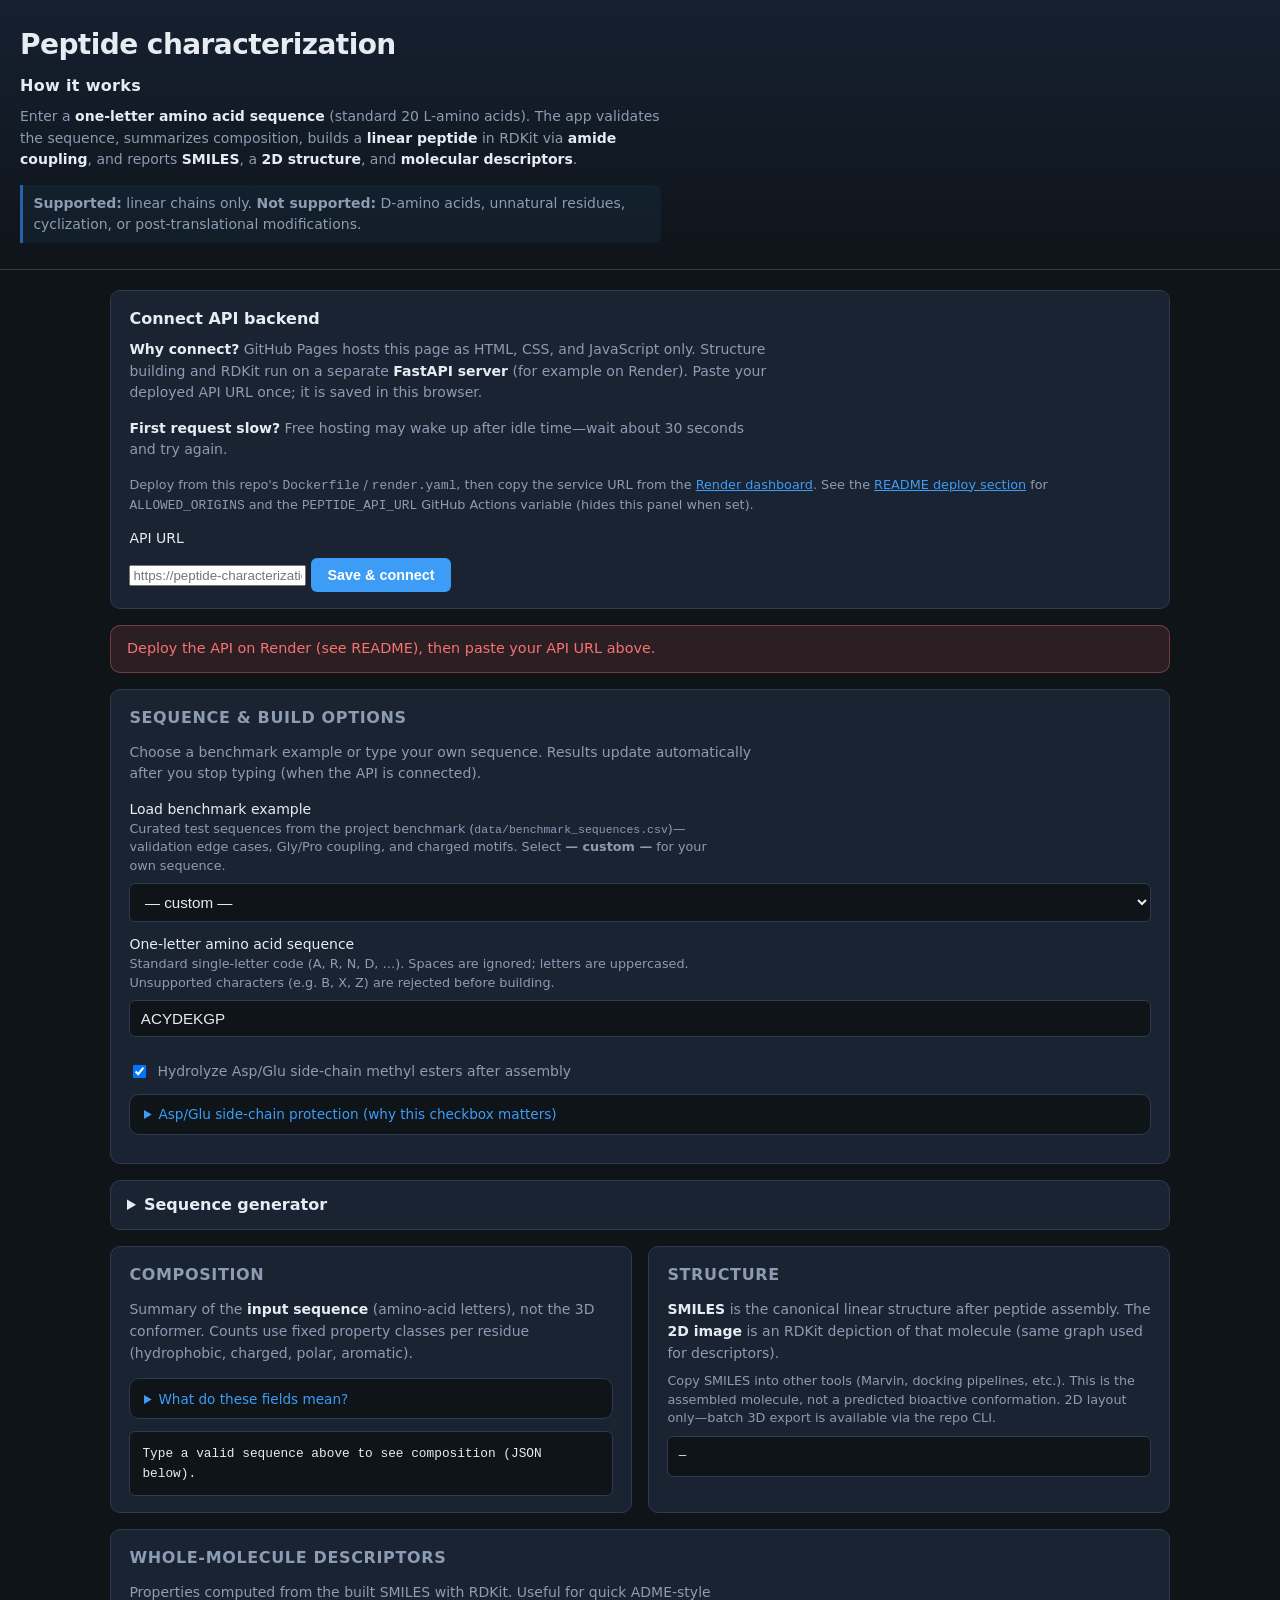
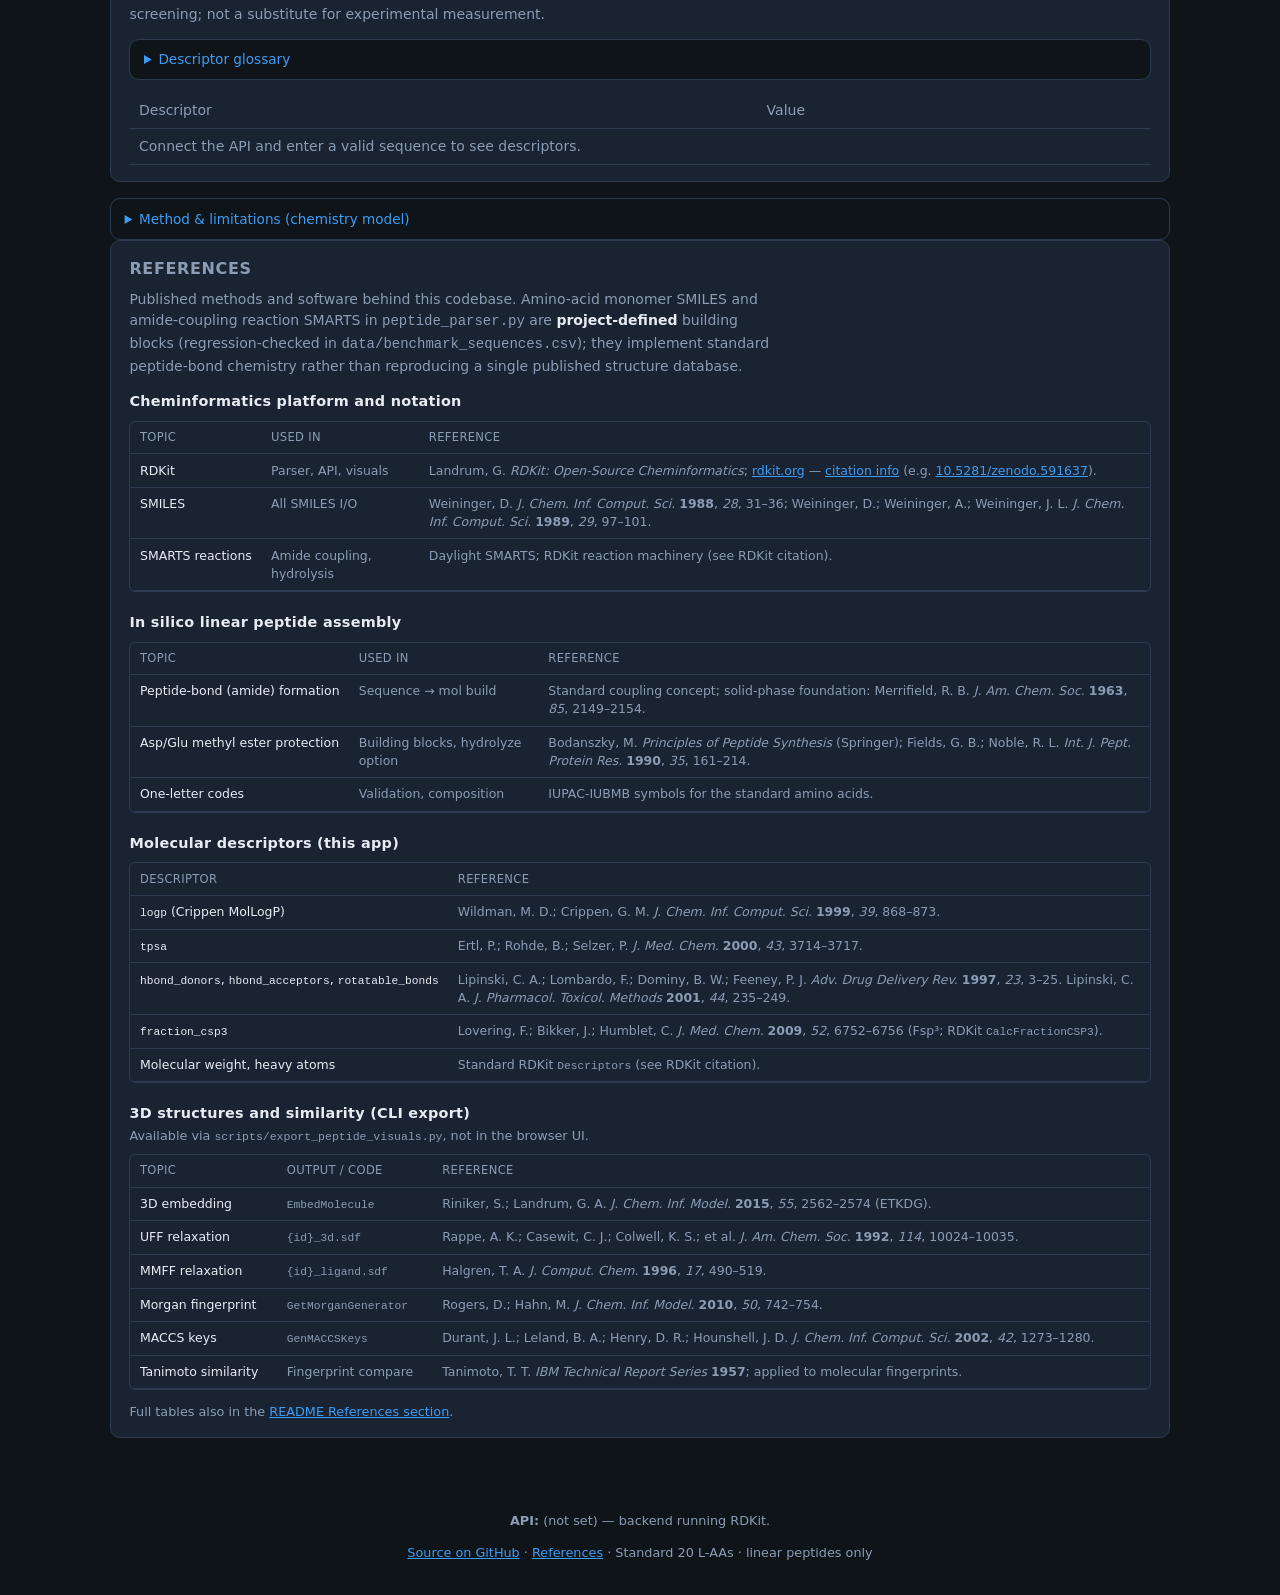
<file: index.html>
<!DOCTYPE html>
<html lang="en">
  <head>
    <meta charset="UTF-8" />
    <meta http-equiv="refresh" content="0; url=docs/index.html" />
    <title>Peptide characterization</title>
  </head>
  <body>
    <p><a href="docs/index.html">Open peptide characterization app</a></p>
  </body>
</html>
</file>
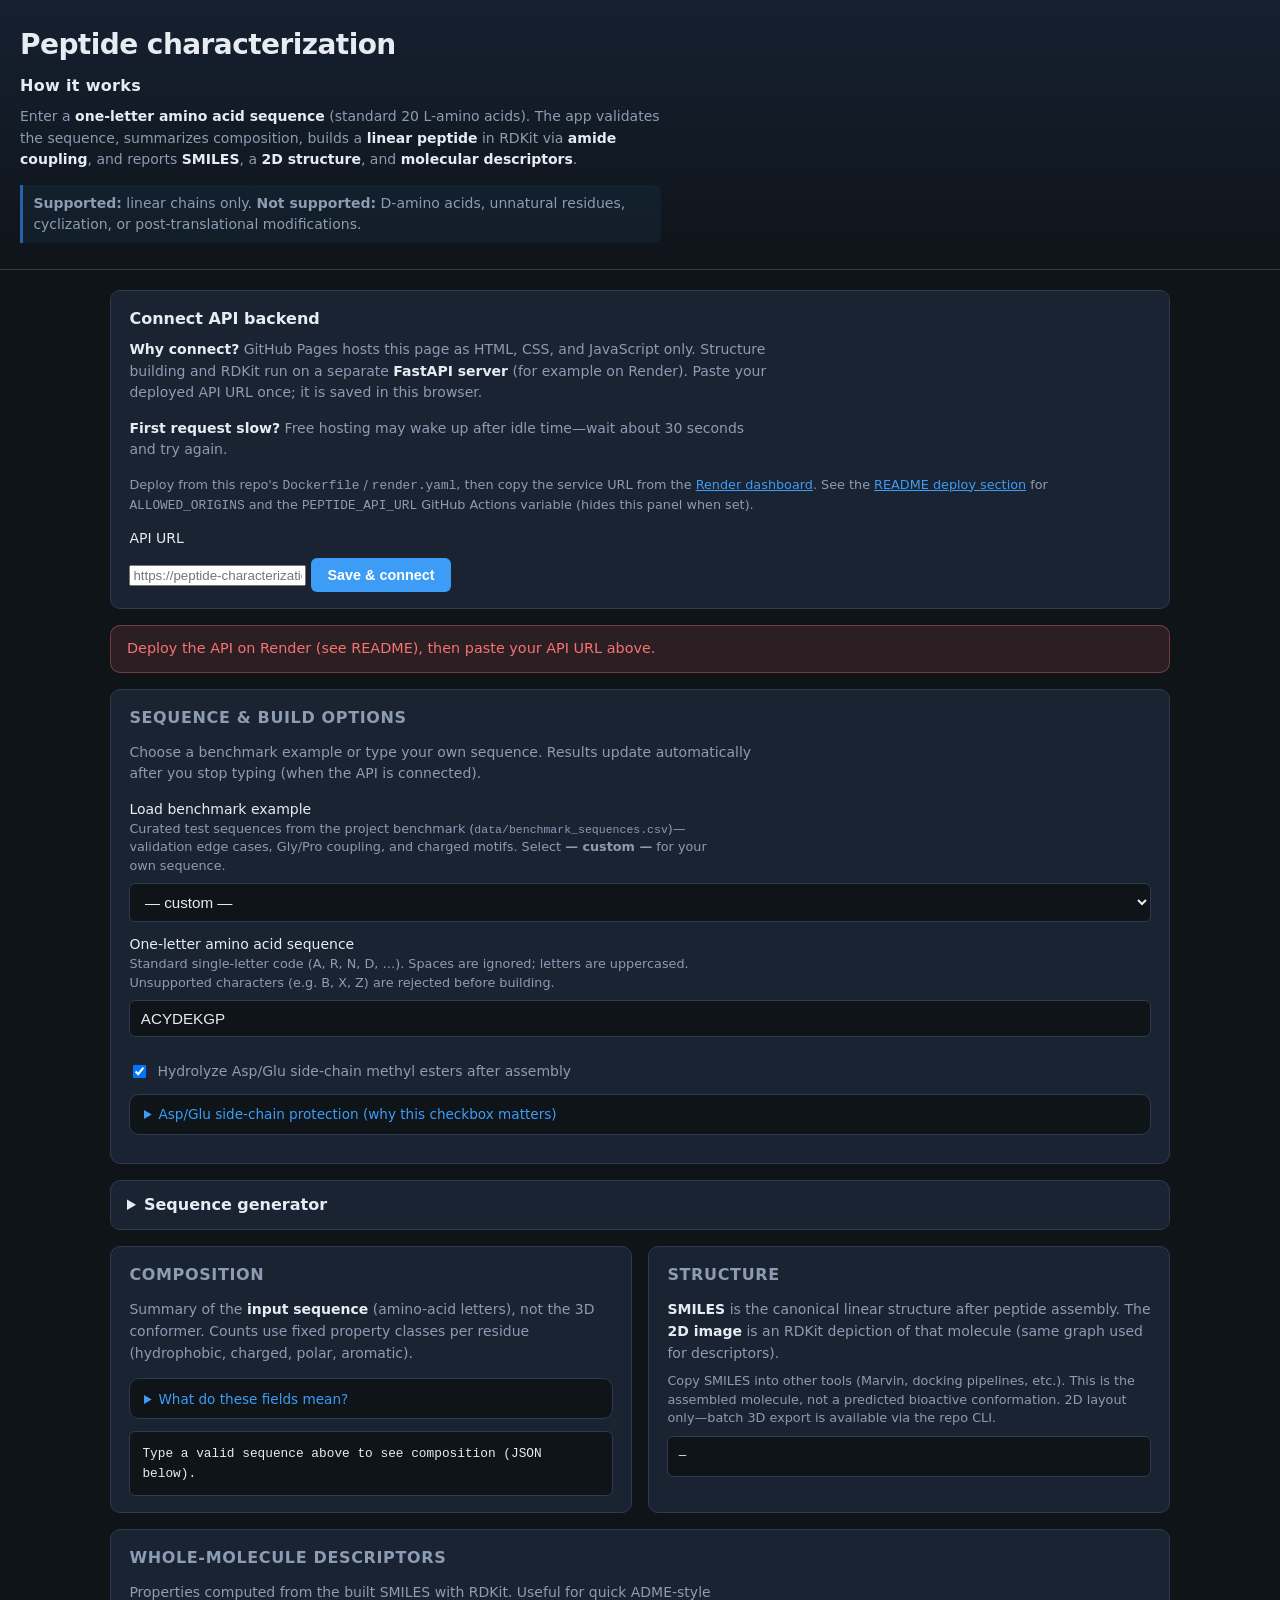
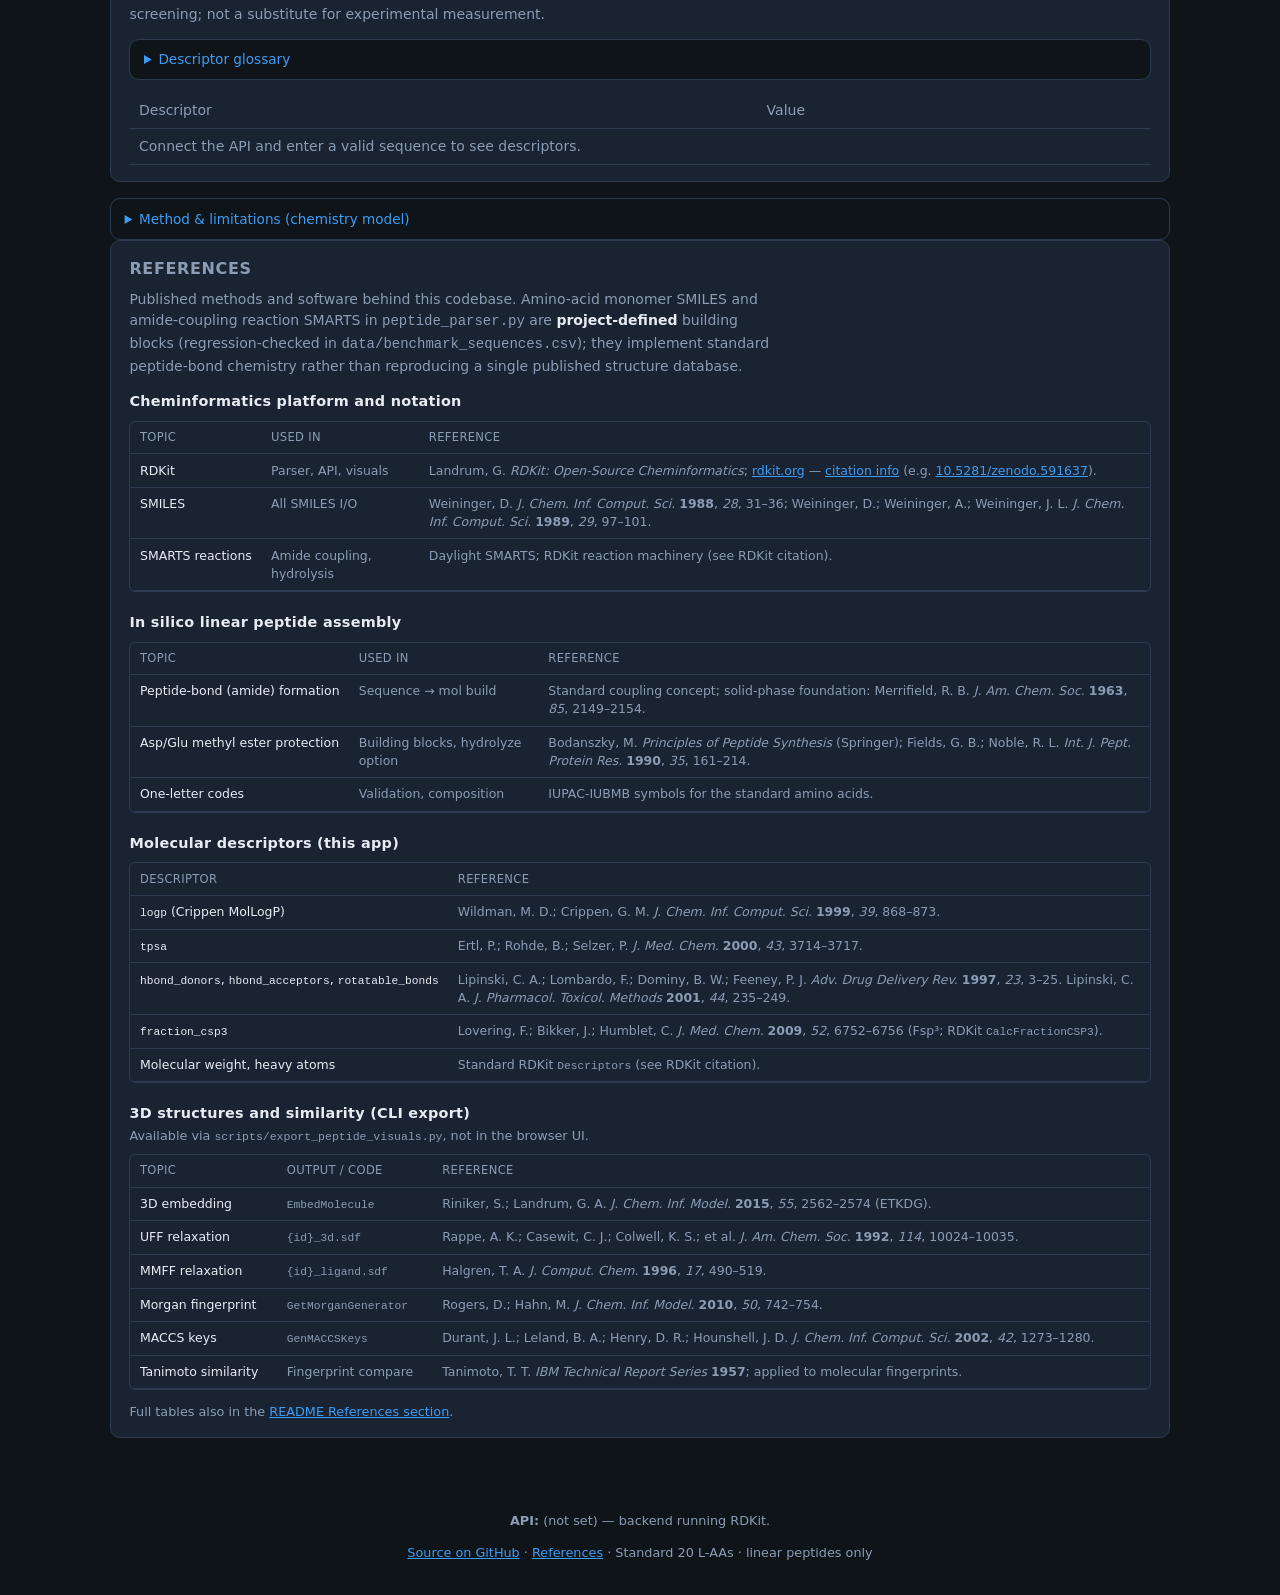
<file: docs/index.html>
<!DOCTYPE html>
<html lang="en">
  <head>
    <meta charset="UTF-8" />
    <meta name="viewport" content="width=device-width, initial-scale=1.0" />
    <meta
      name="description"
      content="Validate peptide sequences, build linear structures with RDKit, and view composition and molecular descriptors."
    />
    <title>Peptide characterization</title>
    <script>
      (function () {
        if (window.location.hostname.endsWith("github.io")) {
          var parts = window.location.pathname.split("/").filter(Boolean);
          if (parts[0] === "peptide_characterization") {
            var base = document.createElement("base");
            base.href = "/peptide_characterization/";
            document.head.appendChild(base);
          }
        }
      })();
    </script>
    <link rel="stylesheet" href="css/style.css" />
  </head>
  <body>
    <header>
      <h1>Peptide characterization</h1>
      <section class="how-it-works" aria-labelledby="how-heading">
        <h2 id="how-heading" class="how-heading">How it works</h2>
        <p class="section-intro">
          Enter a <strong>one-letter amino acid sequence</strong> (standard 20 L-amino
          acids). The app validates the sequence, summarizes composition, builds a
          <strong>linear peptide</strong> in RDKit via <strong>amide coupling</strong>,
          and reports <strong>SMILES</strong>, a <strong>2D structure</strong>, and
          <strong>molecular descriptors</strong>.
        </p>
        <p class="limitations">
          <strong>Supported:</strong> linear chains only.
          <strong>Not supported:</strong> D-amino acids, unnatural residues, cyclization,
          or post-translational modifications.
        </p>
        <p id="intro-benchmark" class="intro-benchmark hidden" aria-live="polite"></p>
      </section>
    </header>

    <main>
      <section id="api-config" class="panel api-config hidden">
        <h2>Connect API backend</h2>
        <p class="section-intro">
          <strong>Why connect?</strong> GitHub Pages hosts this page as HTML, CSS, and
          JavaScript only. Structure building and RDKit run on a separate
          <strong>FastAPI server</strong> (for example on Render). Paste your deployed
          API URL once; it is saved in this browser.
        </p>
        <p class="section-intro">
          <strong>First request slow?</strong> Free hosting may wake up after idle
          time—wait about 30 seconds and try again.
        </p>
        <p class="caption">
          Deploy from this repo&apos;s <code>Dockerfile</code> / <code>render.yaml</code>,
          then copy the service URL from the
          <a href="https://dashboard.render.com" target="_blank" rel="noopener"
            >Render dashboard</a
          >. See the
          <a
            href="https://github.com/radhikasahai/peptide_characterization#deploy-to-github-pages--render"
            target="_blank"
            rel="noopener"
            >README deploy section</a
          >
          for <code>ALLOWED_ORIGINS</code> and the <code>PEPTIDE_API_URL</code> GitHub
          Actions variable (hides this panel when set).
        </p>
        <label for="api-url-input">API URL</label>
        <input
          id="api-url-input"
          type="url"
          placeholder="https://peptide-characterization-api.onrender.com"
          autocomplete="off"
        />
        <button type="button" id="api-save-btn">Save &amp; connect</button>
      </section>

      <p id="api-change-link" class="api-change-link hidden">
        <button type="button" id="api-change-btn" class="link-button">
          Change API URL
        </button>
      </p>

      <div id="status" class="status hidden" role="status" aria-live="polite"></div>

      <section class="panel" aria-labelledby="sequence-heading">
        <h2 id="sequence-heading">Sequence &amp; build options</h2>
        <p class="section-intro">
          Choose a benchmark example or type your own sequence. Results update
          automatically after you stop typing (when the API is connected).
        </p>

        <label for="benchmark-select">Load benchmark example</label>
        <p class="field-hint">
          Curated test sequences from the project benchmark
          (<code>data/benchmark_sequences.csv</code>)—validation edge cases, Gly/Pro
          coupling, and charged motifs. Select <strong>— custom —</strong> for your own
          sequence.
        </p>
        <select id="benchmark-select">
          <option value="">— custom —</option>
        </select>

        <label for="sequence-input">One-letter amino acid sequence</label>
        <p class="field-hint">
          Standard single-letter code (A, R, N, D, …). Spaces are ignored; letters are
          uppercased. Unsupported characters (e.g. B, X, Z) are rejected before building.
        </p>
        <input
          id="sequence-input"
          type="text"
          value="ACYDEKGP"
          autocomplete="off"
          spellcheck="false"
        />

        <div class="checkbox-row">
          <input id="hydrolyze" type="checkbox" checked />
          <label for="hydrolyze">
            Hydrolyze Asp/Glu side-chain methyl esters after assembly
          </label>
        </div>
        <details class="help">
          <summary>Asp/Glu side-chain protection (why this checkbox matters)</summary>
          <p>
            During assembly, <strong>aspartic acid</strong> and
            <strong>glutamic acid</strong> side chains are temporarily modeled as
            <strong>methyl esters</strong> so coupling happens on the backbone, not the
            side chain.
          </p>
          <p>
            When this box is <strong>checked</strong> (default), those esters are removed
            after assembly and the side chains are <strong>free carboxylic acids</strong>—the
            usual representation for peptides in aqueous models.
          </p>
          <p>
            <strong>Uncheck</strong> only if you want to inspect or export the
            <strong>protected (methyl ester)</strong> form.
          </p>
        </details>
      </section>

      <details id="generate-panel" class="generate-panel">
        <summary>Sequence generator</summary>
        <p class="section-intro">
          Create new one-letter sequences for exploration. Click
          <strong>Generate and use sequence</strong> to fill the main input and run a
          full characterization. Chemistry rules are unchanged—only the sequence string
          changes.
        </p>

        <div class="gen-mode" id="gen-mode">
          <label><input type="radio" name="gen-mode" value="random" checked /> Random</label>
          <label><input type="radio" name="gen-mode" value="motif" /> Motif repeat</label>
          <label><input type="radio" name="gen-mode" value="combinatorial" /> Combinatorial</label>
        </div>

        <p id="gen-mode-hint" class="field-hint gen-mode-hint">
          Builds a sequence of the given length using the standard 20 amino acids (uniform
          random).
        </p>

        <div id="gen-random" class="gen-grid">
          <div>
            <label for="gen-length">Length</label>
            <input id="gen-length" type="number" min="1" max="100" value="8" />
          </div>
        </div>

        <div id="gen-motif" class="gen-grid hidden">
          <div>
            <label for="gen-motif-text">Motif</label>
            <input id="gen-motif-text" type="text" value="RGD" />
          </div>
          <div>
            <label for="gen-repeats">Repeats</label>
            <input id="gen-repeats" type="number" min="1" max="20" value="2" />
          </div>
          <div>
            <label for="gen-flank">N-term flank</label>
            <input id="gen-flank" type="text" value="A" />
          </div>
        </div>

        <div id="gen-combinatorial" class="gen-grid hidden">
          <div>
            <label for="gen-base">Base sequence</label>
            <input id="gen-base" type="text" value="AAAAA" />
          </div>
          <div>
            <label for="gen-position">Vary position (1-based)</label>
            <input id="gen-position" type="number" min="1" max="50" value="3" />
          </div>
          <div>
            <label for="gen-allowed">Allowed AAs at position</label>
            <input id="gen-allowed" type="text" value="DE" />
          </div>
        </div>

        <button type="button" id="generate-btn">Generate and use sequence</button>
        <p id="library-caption" class="caption hidden"></p>
        <p id="library-caption-hint" class="field-hint hidden">
          Combinatorial mode can return many sequences; the JSON block below summarizes
          build success for a preview subset (not full descriptors for every variant).
        </p>
        <pre id="library-summary" class="json-block hidden"></pre>
      </details>

      <div class="columns">
        <section class="panel">
          <h2>Composition</h2>
          <p class="section-intro">
            Summary of the <strong>input sequence</strong> (amino-acid letters), not the
            3D conformer. Counts use fixed property classes per residue (hydrophobic,
            charged, polar, aromatic).
          </p>
          <details class="help">
            <summary>What do these fields mean?</summary>
            <dl class="glossary">
              <dt>length</dt>
              <dd>Number of residues after normalization.</dd>
              <dt>hydrophobic</dt>
              <dd>Count of residues classified hydrophobic (e.g. A, V, L, I).</dd>
              <dt>charged</dt>
              <dd>Residues with charged side chains in the neutral-pH model.</dd>
              <dt>positive / negative</dt>
              <dd>Subset of charged (e.g. K, R vs D, E).</dd>
              <dt>polar</dt>
              <dd>Uncharged polar side chains.</dd>
              <dt>aromatic</dt>
              <dd>F, W, Y.</dd>
              <dt>counts</dt>
              <dd>Per-letter occurrence dictionary.</dd>
            </dl>
          </details>
          <p id="composition-summary" class="composition-summary hidden" aria-live="polite"></p>
          <pre id="composition" class="json-block">Type a valid sequence above to see composition (JSON below).</pre>
        </section>

        <section class="panel">
          <h2>Structure</h2>
          <p class="section-intro">
            <strong>SMILES</strong> is the canonical linear structure after peptide
            assembly. The <strong>2D image</strong> is an RDKit depiction of that molecule
            (same graph used for descriptors).
          </p>
          <p class="field-hint">
            Copy SMILES into other tools (Marvin, docking pipelines, etc.). This is the
            assembled molecule, not a predicted bioactive conformation. 2D layout only—batch
            3D export is available via the repo CLI.
          </p>
          <div id="smiles" class="smiles">—</div>
          <img id="structure-img" class="structure-img hidden" alt="2D peptide structure" />
        </section>
      </div>

      <section class="panel">
        <h2>Whole-molecule descriptors</h2>
        <p class="section-intro">
          Properties computed from the built SMILES with RDKit. Useful for quick
          ADME-style screening; not a substitute for experimental measurement.
        </p>
        <details class="help">
          <summary>Descriptor glossary</summary>
          <dl class="glossary">
            <dt>molecular_weight</dt>
            <dd>Average molecular weight (Da).</dd>
            <dt>exact_molecular_weight</dt>
            <dd>Monoisotopic mass.</dd>
            <dt>logp</dt>
            <dd>Crippen logP (lipophilicity estimate).</dd>
            <dt>tpsa</dt>
            <dd>Topological polar surface area (Å²).</dd>
            <dt>hbond_donors / hbond_acceptors</dt>
            <dd>Lipinski H-bond donor and acceptor counts.</dd>
            <dt>rotatable_bonds</dt>
            <dd>Rotatable bonds (rough flexibility proxy).</dd>
            <dt>ring_count</dt>
            <dd>Number of rings in the molecular graph.</dd>
            <dt>heavy_atom_count</dt>
            <dd>Non-hydrogen atoms.</dd>
            <dt>fraction_csp3</dt>
            <dd>Fraction of sp³ carbons.</dd>
            <dt>formal_charge</dt>
            <dd>Net formal charge in the RDKit model.</dd>
            <dt>num_atoms / num_bonds</dt>
            <dd>Atoms and bonds in the graph.</dd>
          </dl>
        </details>
        <table id="descriptors-table">
          <thead>
            <tr>
              <th>Descriptor</th>
              <th>Value</th>
            </tr>
          </thead>
          <tbody id="descriptors-body">
            <tr>
              <td colspan="2" class="empty-cell">
                Connect the API and enter a valid sequence to see descriptors.
              </td>
            </tr>
          </tbody>
        </table>
      </section>

      <details class="help method-panel">
        <summary>Method &amp; limitations (chemistry model)</summary>
        <ul>
          <li>Standard 20 L-amino acids only (validated alphabet).</li>
          <li>
            Linear peptides: iterative C-terminal carboxyl to incoming α-amine coupling
            (RDKit reaction SMARTS; Gly and Pro handled as distinct cases).
          </li>
          <li>
            Asp/Glu: side-chain methyl esters during assembly; hydrolyzed to acids by
            default (see checkbox above).
          </li>
          <li>
            Advanced batch export (CSV, 3D SDF, grids):
            <a
              href="https://github.com/radhikasahai/peptide_characterization#export-peptide-visuals-from-csv"
              target="_blank"
              rel="noopener"
              >README — export peptide visuals</a
            >.
          </li>
        </ul>
      </details>

      <section id="references" class="panel references-panel">
        <h2>References</h2>
        <p class="section-intro">
          Published methods and software behind this codebase. Amino-acid monomer SMILES
          and amide-coupling reaction SMARTS in
          <code>peptide_parser.py</code> are <strong>project-defined</strong> building
          blocks (regression-checked in
          <code>data/benchmark_sequences.csv</code>); they implement standard peptide-bond
          chemistry rather than reproducing a single published structure database.
        </p>

        <h3 class="ref-heading">Cheminformatics platform and notation</h3>
        <div class="ref-table-wrap">
          <table class="ref-table">
            <thead>
              <tr>
                <th scope="col">Topic</th>
                <th scope="col">Used in</th>
                <th scope="col">Reference</th>
              </tr>
            </thead>
            <tbody>
              <tr>
                <td>RDKit</td>
                <td>Parser, API, visuals</td>
                <td>
                  Landrum, G. <em>RDKit: Open-Source Cheminformatics</em>;
                  <a href="https://www.rdkit.org" target="_blank" rel="noopener"
                    >rdkit.org</a
                  >
                  —
                  <a
                    href="https://www.rdkit.org/docs/Overview.html#citation-information"
                    target="_blank"
                    rel="noopener"
                    >citation info</a
                  >
                  (e.g.
                  <a href="https://doi.org/10.5281/zenodo.591637" target="_blank" rel="noopener"
                    >10.5281/zenodo.591637</a
                  >).
                </td>
              </tr>
              <tr>
                <td>SMILES</td>
                <td>All SMILES I/O</td>
                <td>
                  Weininger, D. <em>J. Chem. Inf. Comput. Sci.</em>
                  <strong>1988</strong>, <em>28</em>, 31–36; Weininger, D.; Weininger, A.;
                  Weininger, J. L. <em>J. Chem. Inf. Comput. Sci.</em> <strong>1989</strong>,
                  <em>29</em>, 97–101.
                </td>
              </tr>
              <tr>
                <td>SMARTS reactions</td>
                <td>Amide coupling, hydrolysis</td>
                <td>Daylight SMARTS; RDKit reaction machinery (see RDKit citation).</td>
              </tr>
            </tbody>
          </table>
        </div>

        <h3 class="ref-heading">In silico linear peptide assembly</h3>
        <div class="ref-table-wrap">
          <table class="ref-table">
            <thead>
              <tr>
                <th scope="col">Topic</th>
                <th scope="col">Used in</th>
                <th scope="col">Reference</th>
              </tr>
            </thead>
            <tbody>
              <tr>
                <td>Peptide-bond (amide) formation</td>
                <td>Sequence → mol build</td>
                <td>
                  Standard coupling concept; solid-phase foundation: Merrifield, R. B.
                  <em>J. Am. Chem. Soc.</em> <strong>1963</strong>, <em>85</em>, 2149–2154.
                </td>
              </tr>
              <tr>
                <td>Asp/Glu methyl ester protection</td>
                <td>Building blocks, hydrolyze option</td>
                <td>
                  Bodanszky, M. <em>Principles of Peptide Synthesis</em> (Springer); Fields,
                  G. B.; Noble, R. L. <em>Int. J. Pept. Protein Res.</em>
                  <strong>1990</strong>, <em>35</em>, 161–214.
                </td>
              </tr>
              <tr>
                <td>One-letter codes</td>
                <td>Validation, composition</td>
                <td>IUPAC-IUBMB symbols for the standard amino acids.</td>
              </tr>
            </tbody>
          </table>
        </div>

        <h3 class="ref-heading">Molecular descriptors (this app)</h3>
        <div class="ref-table-wrap">
          <table class="ref-table ref-table-two-col">
            <thead>
              <tr>
                <th scope="col">Descriptor</th>
                <th scope="col">Reference</th>
              </tr>
            </thead>
            <tbody>
              <tr>
                <td><code>logp</code> (Crippen MolLogP)</td>
                <td>
                  Wildman, M. D.; Crippen, G. M. <em>J. Chem. Inf. Comput. Sci.</em>
                  <strong>1999</strong>, <em>39</em>, 868–873.
                </td>
              </tr>
              <tr>
                <td><code>tpsa</code></td>
                <td>
                  Ertl, P.; Rohde, B.; Selzer, P. <em>J. Med. Chem.</em>
                  <strong>2000</strong>, <em>43</em>, 3714–3717.
                </td>
              </tr>
              <tr>
                <td><code>hbond_donors</code>, <code>hbond_acceptors</code>,
                  <code>rotatable_bonds</code></td>
                <td>
                  Lipinski, C. A.; Lombardo, F.; Dominy, B. W.; Feeney, P. J.
                  <em>Adv. Drug Delivery Rev.</em> <strong>1997</strong>, <em>23</em>, 3–25.
                  Lipinski, C. A. <em>J. Pharmacol. Toxicol. Methods</em>
                  <strong>2001</strong>, <em>44</em>, 235–249.
                </td>
              </tr>
              <tr>
                <td><code>fraction_csp3</code></td>
                <td>
                  Lovering, F.; Bikker, J.; Humblet, C. <em>J. Med. Chem.</em>
                  <strong>2009</strong>, <em>52</em>, 6752–6756 (Fsp³; RDKit
                  <code>CalcFractionCSP3</code>).
                </td>
              </tr>
              <tr>
                <td>Molecular weight, heavy atoms</td>
                <td>Standard RDKit <code>Descriptors</code> (see RDKit citation).</td>
              </tr>
            </tbody>
          </table>
        </div>

        <h3 class="ref-heading">3D structures and similarity (CLI export)</h3>
        <p class="field-hint">
          Available via
          <code>scripts/export_peptide_visuals.py</code>, not in the browser UI.
        </p>
        <div class="ref-table-wrap">
          <table class="ref-table">
            <thead>
              <tr>
                <th scope="col">Topic</th>
                <th scope="col">Output / code</th>
                <th scope="col">Reference</th>
              </tr>
            </thead>
            <tbody>
              <tr>
                <td>3D embedding</td>
                <td><code>EmbedMolecule</code></td>
                <td>
                  Riniker, S.; Landrum, G. A. <em>J. Chem. Inf. Model.</em>
                  <strong>2015</strong>, <em>55</em>, 2562–2574 (ETKDG).
                </td>
              </tr>
              <tr>
                <td>UFF relaxation</td>
                <td><code>{id}_3d.sdf</code></td>
                <td>
                  Rappe, A. K.; Casewit, C. J.; Colwell, K. S.; et al.
                  <em>J. Am. Chem. Soc.</em> <strong>1992</strong>, <em>114</em>,
                  10024–10035.
                </td>
              </tr>
              <tr>
                <td>MMFF relaxation</td>
                <td><code>{id}_ligand.sdf</code></td>
                <td>
                  Halgren, T. A. <em>J. Comput. Chem.</em> <strong>1996</strong>,
                  <em>17</em>, 490–519.
                </td>
              </tr>
              <tr>
                <td>Morgan fingerprint</td>
                <td><code>GetMorganGenerator</code></td>
                <td>
                  Rogers, D.; Hahn, M. <em>J. Chem. Inf. Model.</em>
                  <strong>2010</strong>, <em>50</em>, 742–754.
                </td>
              </tr>
              <tr>
                <td>MACCS keys</td>
                <td><code>GenMACCSKeys</code></td>
                <td>
                  Durant, J. L.; Leland, B. A.; Henry, D. R.; Hounshell, J. D.
                  <em>J. Chem. Inf. Comput. Sci.</em> <strong>2002</strong>, <em>42</em>,
                  1273–1280.
                </td>
              </tr>
              <tr>
                <td>Tanimoto similarity</td>
                <td>Fingerprint compare</td>
                <td>
                  Tanimoto, T. T. <em>IBM Technical Report Series</em>
                  <strong>1957</strong>; applied to molecular fingerprints.
                </td>
              </tr>
            </tbody>
          </table>
        </div>

        <p class="caption">
          Full tables also in the
          <a
            href="https://github.com/radhikasahai/peptide_characterization#references"
            target="_blank"
            rel="noopener"
            >README References section</a
          >.
        </p>
      </section>
    </main>

    <footer>
      <p>
        <strong>API:</strong> <span id="api-url"></span> — backend running RDKit.
      </p>
      <p>
        <a href="https://github.com/radhikasahai/peptide_characterization">Source on GitHub</a>
        · <a href="#references">References</a> · Standard 20 L-AAs · linear peptides only
      </p>
    </footer>

    <script src="js/config.js"></script>
    <script src="js/app.js"></script>
  </body>
</html>
</file>
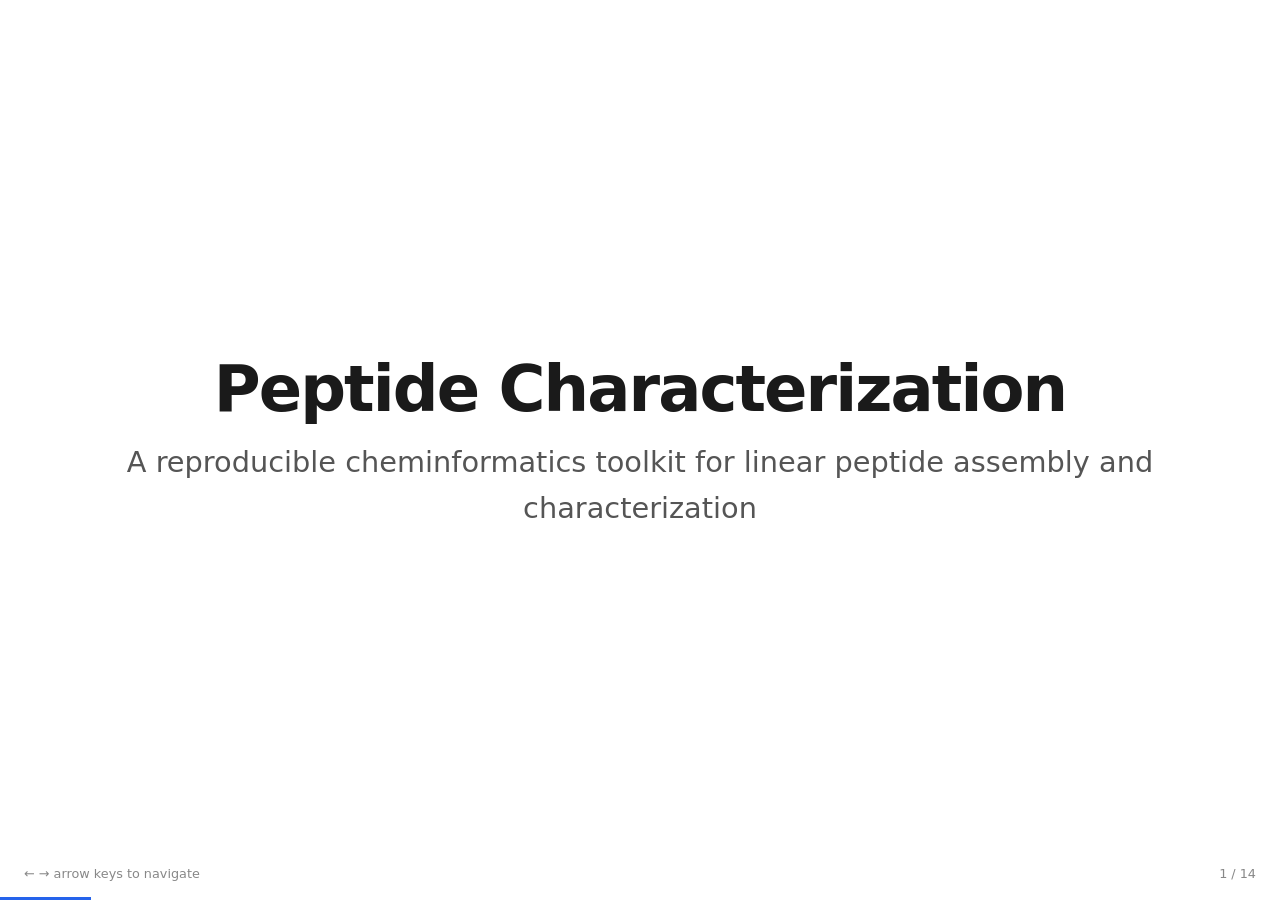
<file: docs/presentation.html>
<!DOCTYPE html>
<html lang="en">
<head>
  <meta charset="UTF-8" />
  <meta name="viewport" content="width=device-width, initial-scale=1.0" />
  <title>Peptide Characterization — Presentation</title>
  <style>
    * { box-sizing: border-box; margin: 0; padding: 0; }

    :root {
      --font: "Segoe UI", system-ui, -apple-system, sans-serif;
      --mono: "SF Mono", "Fira Code", ui-monospace, monospace;
      --text: #1a1a1a;
      --muted: #555;
      --light: #888;
      --border: #e0e0e0;
      --accent: #2563eb;
      --bg: #fff;
      --code-bg: #f6f7f9;
    }

    html, body { height: 100%; }

    body {
      font-family: var(--font);
      color: var(--text);
      background: var(--bg);
      line-height: 1.6;
      overflow: hidden;
    }

    /* ── slide container ── */
    .deck {
      height: 100vh;
      width: 100vw;
      position: relative;
    }

    .slide {
      position: absolute;
      inset: 0;
      display: none;
      flex-direction: column;
      justify-content: center;
      padding: 3rem 6vw;
      max-width: 100%;
      margin: 0 auto;
    }

    .slide.active { display: flex; }

    .slide.center { align-items: center; text-align: center; }

    /* ── typography ── */
    h1 {
      font-size: 4rem;
      font-weight: 700;
      letter-spacing: -0.03em;
      line-height: 1.15;
      margin-bottom: 0.75rem;
    }

    h2 {
      font-size: 2.6rem;
      font-weight: 650;
      letter-spacing: -0.02em;
      margin-bottom: 1.5rem;
      line-height: 1.25;
    }

    h3 {
      font-size: 1.5rem;
      font-weight: 600;
      margin-bottom: 1rem;
      color: var(--text);
    }

    .subtitle {
      font-size: 1.8rem;
      color: var(--muted);
      margin-bottom: 1rem;
    }

    .byline {
      font-size: 1.3rem;
      color: var(--light);
      margin-top: 2rem;
    }

    p {
      font-size: 1.4rem;
      color: var(--muted);
      max-width: 80ch;
      margin-bottom: 1rem;
    }

    ul {
      list-style: none;
      padding: 0;
    }

    ul li {
      position: relative;
      padding-left: 1.8rem;
      margin-bottom: 1rem;
      font-size: 1.4rem;
      color: var(--text);
      line-height: 1.55;
    }

    ul li::before {
      content: "";
      position: absolute;
      left: 0;
      top: 0.6em;
      width: 8px;
      height: 8px;
      border-radius: 50%;
      background: var(--accent);
    }

    ul li span.detail {
      display: block;
      font-size: 1.15rem;
      color: var(--muted);
      margin-top: 0.2rem;
    }

    code {
      font-family: var(--mono);
      font-size: 0.85em;
      background: var(--code-bg);
      padding: 0.2em 0.45em;
      border-radius: 4px;
      border: 1px solid var(--border);
    }

    a { color: var(--accent); text-decoration: none; }
    a:hover { text-decoration: underline; }

    .tag {
      display: inline-block;
      font-size: 1rem;
      font-weight: 600;
      letter-spacing: 0.05em;
      text-transform: uppercase;
      color: var(--accent);
      margin-bottom: 0.75rem;
    }

    /* ── two-column layout ── */
    .columns {
      display: grid;
      grid-template-columns: 1fr 1fr;
      gap: 2.5rem;
      align-items: start;
    }

    /* ── pipeline flow diagram ── */
    .flow {
      display: flex;
      align-items: center;
      gap: 0.5rem;
      flex-wrap: wrap;
      margin: 1.25rem 0;
    }

    .flow-step {
      background: var(--code-bg);
      border: 1px solid var(--border);
      border-radius: 8px;
      padding: 0.75rem 1.5rem;
      font-size: 1.3rem;
      font-weight: 500;
    }

    .flow-arrow {
      color: var(--light);
      font-size: 1.5rem;
    }

    /* ── stat boxes ── */
    .stats {
      display: flex;
      gap: 1.5rem;
      margin: 1.25rem 0;
    }

    .stat {
      text-align: center;
    }

    .stat-number {
      font-size: 3.2rem;
      font-weight: 700;
      color: var(--accent);
      line-height: 1;
    }

    .stat-label {
      font-size: 1.1rem;
      color: var(--muted);
      margin-top: 0.35rem;
    }

    /* ── architecture boxes ── */
    .arch-grid {
      display: grid;
      grid-template-columns: 1fr 1fr;
      gap: 1rem;
      margin-top: 0.5rem;
    }

    .arch-box {
      border: 1px solid var(--border);
      border-radius: 10px;
      padding: 1.5rem 1.75rem;
    }

    .arch-box h3 {
      margin-bottom: 0.5rem;
      font-size: 1.3rem;
    }

    .arch-box p {
      font-size: 1.2rem;
      margin-bottom: 0;
    }

    /* ── demo slide ── */
    .demo-link {
      display: inline-block;
      margin-top: 2rem;
      padding: 1rem 2.5rem;
      background: var(--accent);
      color: #fff;
      border-radius: 10px;
      font-size: 1.4rem;
      font-weight: 600;
      transition: background 0.2s;
    }

    .demo-link:hover { background: #1d4ed8; text-decoration: none; }

    /* ── progress bar ── */
    .progress {
      position: fixed;
      bottom: 0;
      left: 0;
      height: 3px;
      background: var(--accent);
      transition: width 0.3s ease;
      z-index: 100;
    }

    /* ── slide counter ── */
    .counter {
      position: fixed;
      bottom: 1rem;
      right: 1.5rem;
      font-size: 0.8rem;
      color: var(--light);
      font-variant-numeric: tabular-nums;
    }

    /* ── nav hint (fades out) ── */
    .nav-hint {
      position: fixed;
      bottom: 1rem;
      left: 1.5rem;
      font-size: 0.8rem;
      color: var(--light);
      transition: opacity 1s;
    }

    /* ── references ── */
    .ref-list {
      font-size: 1.05rem;
      color: var(--muted);
      line-height: 1.6;
      max-height: 65vh;
      overflow-y: auto;
      padding-right: 1rem;
    }

    .ref-list li {
      padding-left: 0;
      margin-bottom: 0.5rem;
      font-size: 1.05rem;
      color: var(--muted);
    }

    .ref-list li::before { display: none; }
  </style>
</head>
<body>

<div class="deck" id="deck">

  <!-- ─── 1. TITLE ─── -->
  <section class="slide center">
    <h1>Peptide Characterization</h1>
    <p class="subtitle">A reproducible cheminformatics toolkit for linear peptide assembly and characterization</p>
  </section>

  <!-- ─── 2. INTRODUCTION ─── -->
  <section class="slide">
    <div class="tag">Introduction</div>
    <h2>Radhika Sahai</h2>
    <div class="columns">
      <div>
        <h3>Experience</h3>
        <ul>
          <li>ML Research (ATOM Consortium / UCSF &amp; LLNL)
            <span class="detail">Kinase inhibitor prediction with uncertainty quantification; authoring manuscript on imbalanced bioactivity datasets</span>
          </li>
          <li>Peptide Characterization Tool
            <span class="detail">End-to-end pipeline: sequences → SMILES → descriptors; full-stack web app</span>
          </li>
        </ul>
      </div>
      <div>
        <h3>Skills</h3>
        <ul>
          <li>Cheminformatics — RDKit, SMILES, molecular descriptors</li>
          <li>Machine Learning — PyTorch, Scikit-learn, uncertainty quantification, deep learning</li>
          <li>Software — Python / FastAPI, full-stack web deployment</li>
        </ul>
      </div>
    </div>
  </section>

  <!-- ─── 3. WHY THIS PROJECT ─── -->
  <section class="slide">
    <div class="tag">Why this Project?</div>
    <h2>Sequence to structure</h2>
    <ul>
      <li>Peptide design often starts as a one-letter sequence, but downstream tools need structures (SMILES, 2D/3D, descriptors)</li>
      <li>Goal: a small, reproducible pipeline, not a full SPPS lab informatics suite</li>
      <li>Best for validation + build + quick ADME-style numbers in one place</li>
    </ul>
  </section>

  <!-- ─── 3. PIPELINE OVERVIEW ─── -->
  <section class="slide">
    <div class="tag">Project Overview</div>
    <h2>From sequence to actionable chemistry data</h2>
    <div class="flow">
      <span class="flow-step">One-letter sequence</span>
      <span class="flow-arrow">→</span>
      <span class="flow-step">Validate</span>
      <span class="flow-arrow">→</span>
      <span class="flow-step">Assemble (amide coupling)</span>
      <span class="flow-arrow">→</span>
      <span class="flow-step">Characterize</span>
    </div>
    <div class="columns" style="margin-top: 1.5rem;">
      <div>
        <h3>Input</h3>
        <ul>
          <li>One-letter amino acid sequence<span class="detail">e.g. <code>ACYDEKGP</code></span></li>
        </ul>
      </div>
      <div>
        <h3>Output</h3>
        <ul>
          <li>Validation &amp; amino acid composition</li>
          <li>Canonical SMILES + 2D structure (RDKit)</li>
          <li>Molecular descriptors<span class="detail">MW, logP, TPSA, HBD/HBA, rotatable bonds, Fsp³</span></li>
          <li>Library generation<span class="detail">Random, motif-repeat, combinatorial</span></li>
        </ul>
      </div>
    </div>
  </section>

  <!-- ─── 4. LIVE DEMO ─── -->
  <section class="slide">
    <div class="tag">Demo</div>
    <h2>Live demo</h2>
    <div class="columns">
      <div>
        <h3>Walkthrough</h3>
        <ul>
          <li><code>GG</code> — quick warm-up, composition + structure + descriptors</li>
          <li><code>ACYDEKGP</code> — rich example with charged / aromatic residues</li>
          <li>Generator: motif <code>RGD</code> × 2, flank <code>A</code> → <code>ARGDRGD</code></li>
          <li><code>DE</code> — hydrolysis ON vs OFF<span class="detail">Hydrolyze toggles structure</span></li>
          <li><code>AX</code> — validation error for non-standard residue</li>
        </ul>
      </div>
      <div>
        <div style="margin-top: 1.5rem;">
          <a class="demo-link" href="https://radhikasahai.github.io/peptide_characterization/" target="_blank">Open Live Site ↗</a>
        </div>
      </div>
    </div>
  </section>

  <!-- ─── 5. CHEMISTRY MODEL ─── -->
  <section class="slide">
    <div class="tag">Chemistry</div>
    <h2>Chemical model</h2>
    <ul>
      <li><strong>20 standard L-amino acids</strong> (IUPAC one-letter alphabet)
        <span class="detail">Validated input — rejects non-standard residues</span>
      </li>
      <li><strong>Linear amide coupling</strong> — C-terminal –COOH + incoming α–NH₂
        <span class="detail">RDKit reaction SMARTS with separate templates for Gly and Pro</span>
      </li>
      <li><strong>Asp / Glu regioselectivity</strong> — side-chain carboxylates as methyl esters during assembly
        <span class="detail">Default hydrolysis back to –COOH after chain completion</span>
      </li>
      <li><strong>Inspired by Merrifield SPPS</strong> — in silico stepwise peptide growth
      </li>
    </ul>
  </section>

  <!-- ─── 6. ASSEMBLY ALGORITHM ─── -->
  <section class="slide">
    <div class="tag">Implementation</div>
    <h2>Assembly algorithm</h2>
    <div class="columns">
      <div>
        <ul>
          <li><strong>Validate</strong> — uppercase, strip whitespace, reject non-standard letters</li>
          <li><strong>Initialize</strong> — start chain from first residue's building-block SMILES</li>
          <li><strong>Extend</strong> — iteratively couple each residue via Gly / Pro / chiral amide SMARTS</li>
          <li><strong>Deprotect</strong> — optionally hydrolyze Asp/Glu methyl esters</li>
          <li><strong>Canonicalize</strong> — output canonical SMILES</li>
        </ul>
      </div>
      <div>
        <h3>Key files</h3>
        <ul>
          <li><code>peptide_parser.py</code><span class="detail">Core validation, composition, coupling</span></li>
          <li><code>peptide_synthesis.py</code><span class="detail">Sequence generation + build orchestration</span></li>
          <li><code>peptide_visual.py</code><span class="detail">Descriptors, 2D/3D export</span></li>
          <li><code>chem_utils.py</code><span class="detail">RDKit helpers</span></li>
        </ul>
      </div>
    </div>
  </section>

  <!-- ─── 7. SEQUENCE GENERATION ─── -->
  <section class="slide">
    <div class="tag">Design</div>
    <h2>Sequence generation</h2>
    <div class="columns">
      <div>
        <ul>
          <li><strong>Random</strong> — length N, uniform over 20 AAs
            <span class="detail">Optional residue weighting</span>
          </li>
          <li><strong>Motif repeat</strong> — e.g. <code>RGD</code> × 2 with N-term flank
            <span class="detail"><code>A</code> + <code>RGD</code> × 2 → <code>ARGDRGD</code></span>
          </li>
          <li><strong>Combinatorial</strong> — vary one position in a base sequence
            <span class="detail">e.g. <code>AAAAA</code> pos 3 with <code>DE</code> → 2 variants</span>
          </li>
        </ul>
      </div>
      <div>
        <p>All generated sequences pass through the same assembly pipeline as manual input — same validation, same coupling, same descriptors.</p>
        <p><code>build_peptide_library</code> processes batches and returns a library summary with aggregate statistics.</p>
      </div>
    </div>
  </section>

  <!-- ─── 8. ARCHITECTURE ─── -->
  <section class="slide">
    <div class="tag">Engineering</div>
    <h2>Architecture</h2>
    <div class="arch-grid">
      <div class="arch-box">
        <h3>Core library (Python)</h3>
        <p>Parser, synthesis engine, visualization helpers. Zero web dependencies — usable as a CLI or import.</p>
      </div>
      <div class="arch-box">
        <h3>REST API (FastAPI)</h3>
        <p><code>/api/characterize</code>, <code>/api/generate</code>, <code>/api/benchmark</code>. Dockerized, deployed on Render.</p>
      </div>
      <div class="arch-box">
        <h3>Web frontend</h3>
        <p>Static HTML/CSS/JS on GitHub Pages. Streamlit app for interactive exploration.</p>
      </div>
      <div class="arch-box">
        <h3>CI / Testing</h3>
        <p>pytest suite, benchmark regression CSV (47 cases), GitHub Actions on every PR.</p>
      </div>
    </div>
  </section>

  <!-- ─── 9. TESTING & QA ─── -->
  <section class="slide">
    <div class="tag">Quality</div>
    <h2>Testing &amp; validation</h2>
    <div class="columns">
      <div>
        <div class="stats">
          <div class="stat">
            <div class="stat-number">47</div>
            <div class="stat-label">benchmark cases</div>
          </div>
          <div class="stat">
            <div class="stat-number">39</div>
            <div class="stat-label">valid sequences</div>
          </div>
          <div class="stat">
            <div class="stat-number">8</div>
            <div class="stat-label">invalid edge cases</div>
          </div>
        </div>
        <p>Set benchmark SMILE strings in <code>data/benchmark_sequences.csv</code> — pytest compares live output on every PR.</p>
      </div>
      <div>
        <h3>Coverage includes</h3>
        <ul>
          <li>Gly/Pro coupling edge cases</li>
          <li>Asp/Glu protection &amp; hydrolysis</li>
          <li>30–50 mer stress tests</li>
          <li>API endpoint validation</li>
          <li>Batch export correctness</li>
        </ul>
      </div>
    </div>
  </section>

  <!-- ─── 10. BATCH EXPORT ─── -->
  <section class="slide">
    <div class="tag">Tooling</div>
    <h2>Batch exports</h2>
    <ul>
      <li><code>scripts/export_peptide_visuals.py</code> — batch-process from CSV
        <span class="detail">Input: <code>id, sequence, optional smiles</code></span>
      </li>
      <li>Per sequence: <strong>2D PNG</strong>, <strong>UFF 3D SDF</strong>, <strong>MMFF ligand SDF</strong></li>
      <li>Use case: generate structure files for small libraries, figures or docking prep</li>
    </ul>
  </section>

  <!-- ─── 11. FUTURE WORK ─── -->
  <section class="slide">
    <div class="tag">Looking ahead</div>
    <h2>Future directions</h2>
    <div class="columns">
      <div>
        <h3>Next steps</h3>
        <ul>
          <li>Cyclic peptide support</li>
          <li>Non-standard / unnatural amino acids</li>
          <li>Property prediction models (solubility, permeability)</li>
          <li>Integration with docking workflows</li>
        </ul>
      </div>
      <div>
        <h3>Current limitations</h3>
        <ul>
          <li>D-amino acids not yet supported</li>
          <li>No cyclization or disulfide bonds</li>
          <li>No post-translational modifications</li>
          <li>Approximate pKa (no experimental states)</li>
        </ul>
      </div>
    </div>
  </section>

  <!-- ─── 12. REFERENCES ─── -->
  <section class="slide">
    <div class="tag">Appendix</div>
    <h2>References</h2>
    <ul class="ref-list">
      <li>Bodanszky, M. (1993). <em>Principles of peptide synthesis</em> (2nd ed.). Springer.</li>
      <li>Merrifield, R. B. (1963). Solid phase peptide synthesis. I. <em>J. Am. Chem. Soc.</em>, 85(21), 2149–2154.</li>
      <li>Fields, G. B. &amp; Noble, R. L. (1990). Solid phase peptide synthesis utilizing Fmoc amino acids. <em>Int. J. Pept. Protein Res.</em>, 35(3), 161–214.</li>
      <li>Landrum, G. et al. (2024). RDKit: Open-source cheminformatics. Zenodo. <a href="https://doi.org/10.5281/zenodo.591637">doi:10.5281/zenodo.591637</a></li>
      <li>Weininger, D. (1988). SMILES. 1. Introduction and encoding rules. <em>J. Chem. Inf. Comput. Sci.</em>, 28(1), 31–36.</li>
      <li>Lipinski, C. A. et al. (1997). Experimental and computational approaches to estimate solubility and permeability. <em>Adv. Drug Deliv. Rev.</em>, 23(1–3), 3–25.</li>
      <li>Ertl, P. et al. (2000). Fast calculation of molecular polar surface area. <em>J. Med. Chem.</em>, 43(20), 3714–3717.</li>
      <li>Halgren, T. A. (1996). Merck molecular force field (MMFF94). <em>J. Comput. Chem.</em>, 17(5–6), 490–519.</li>
      <li>Rappé, A. K. et al. (1992). UFF, a full periodic table force field. <em>J. Am. Chem. Soc.</em>, 114(25), 10024–10035.</li>
      <li>Riniker, S. &amp; Landrum, G. A. (2015). Better informed distance geometry. <em>J. Chem. Inf. Model.</em>, 55(12), 2562–2574.</li>
      <li>Rogers, D. &amp; Hahn, M. (2010). Extended-connectivity fingerprints. <em>J. Chem. Inf. Model.</em>, 50(5), 742–754.</li>
      <li>Lovering, F. et al. (2009). Escape from flatland. <em>J. Med. Chem.</em>, 52(21), 6752–6756.</li>
      <li>Wildman, M. D. &amp; Crippen, G. M. (1999). Prediction of physicochemical parameters by atomic contributions. <em>J. Chem. Inf. Comput. Sci.</em>, 39(4), 868–873.</li>
      <li>IUPAC-IUBMB (1984). Nomenclature and symbolism for amino acids and peptides. <em>Eur. J. Biochem.</em>, 138(1), 9–37.</li>
    </ul>
  </section>

  <!-- ─── 13. CLOSING ─── -->
  <section class="slide center">
    <h1>Thank you</h1>
    <p class="subtitle">Questions?</p>
    <p style="margin-top: 2rem; font-size: 0.9rem;">
      <a href="https://github.com/radhikasahai/peptide_characterization">GitHub</a>
      &nbsp;·&nbsp;
      <a href="https://radhikasahai.github.io/peptide_characterization/">Live site</a>
    </p>
  </section>

</div>

<div class="progress" id="progress"></div>
<div class="counter" id="counter"></div>
<div class="nav-hint" id="navHint">← → arrow keys to navigate</div>

<script>
(function () {
  var slides = document.querySelectorAll('.slide');
  var total = slides.length;
  var current = 0;

  function show(idx) {
    if (idx < 0 || idx >= total) return;
    slides[current].classList.remove('active');
    current = idx;
    slides[current].classList.add('active');
    document.getElementById('progress').style.width =
      ((current + 1) / total * 100) + '%';
    document.getElementById('counter').textContent =
      (current + 1) + ' / ' + total;
  }

  document.addEventListener('keydown', function (e) {
    if (e.key === 'ArrowRight' || e.key === ' ') { e.preventDefault(); show(current + 1); }
    if (e.key === 'ArrowLeft') { e.preventDefault(); show(current - 1); }
    if (e.key === 'Home') { e.preventDefault(); show(0); }
    if (e.key === 'End') { e.preventDefault(); show(total - 1); }
    // hide nav hint after first interaction
    var hint = document.getElementById('navHint');
    if (hint) hint.style.opacity = '0';
  });

  // click left/right halves to navigate
  document.getElementById('deck').addEventListener('click', function (e) {
    if (e.clientX < window.innerWidth / 2) show(current - 1);
    else show(current + 1);
  });

  show(0);
})();
</script>

</body>
</html>
</file>
<file: docs/css/style.css>
:root {
  --bg: #0f1419;
  --surface: #1a2332;
  --border: #2d3a4f;
  --text: #e7ecf3;
  --muted: #8b9cb3;
  --accent: #3d9cf5;
  --accent-dim: #2563a8;
  --error: #f87171;
  --success: #4ade80;
  --radius: 10px;
  --font: "Segoe UI", system-ui, -apple-system, sans-serif;
  --mono: "SF Mono", "Fira Code", ui-monospace, monospace;
}

* {
  box-sizing: border-box;
}

body {
  margin: 0;
  font-family: var(--font);
  background: var(--bg);
  color: var(--text);
  line-height: 1.5;
  min-height: 100vh;
}

header {
  padding: 1.5rem 1.25rem 1rem;
  border-bottom: 1px solid var(--border);
  background: linear-gradient(180deg, #152030 0%, var(--bg) 100%);
}

header h1 {
  margin: 0 0 0.5rem;
  font-size: 1.75rem;
  font-weight: 650;
  letter-spacing: -0.02em;
}

header p {
  margin: 0 0 0.65rem;
  color: var(--muted);
  max-width: 72ch;
  font-size: 0.95rem;
}

header p:last-child {
  margin-bottom: 0;
}

.how-it-works {
  margin-top: 0.5rem;
}

.how-heading {
  margin: 0 0 0.5rem;
  font-size: 1rem;
  font-weight: 600;
  color: var(--text);
  letter-spacing: 0.02em;
}

.limitations {
  font-size: 0.875rem;
  padding: 0.5rem 0.65rem;
  border-left: 3px solid var(--accent-dim);
  background: rgba(61, 156, 245, 0.06);
  border-radius: 0 6px 6px 0;
}

.intro-benchmark {
  font-size: 0.85rem;
  font-style: italic;
}

.section-intro {
  font-size: 0.875rem;
  color: var(--muted);
  margin: 0 0 0.85rem;
  max-width: 72ch;
  line-height: 1.55;
}

.section-intro strong {
  color: var(--text);
  font-weight: 600;
}

.field-hint {
  font-size: 0.8rem;
  color: var(--muted);
  margin: -0.35rem 0 0.5rem;
  max-width: 72ch;
  line-height: 1.45;
}

.field-hint code {
  font-family: var(--mono);
  font-size: 0.9em;
}

details.help {
  margin-top: 0.5rem;
  margin-bottom: 0.75rem;
  padding: 0.6rem 0.85rem;
  background: var(--bg);
  border-color: var(--border);
}

details.help summary {
  font-size: 0.85rem;
  font-weight: 500;
  color: var(--accent);
}

details.help p {
  margin: 0.5rem 0 0;
  font-size: 0.8rem;
  color: var(--muted);
  max-width: 72ch;
}

details.help ul {
  margin: 0.5rem 0 0;
  padding-left: 1.25rem;
  font-size: 0.8rem;
  color: var(--muted);
}

details.help a {
  color: var(--accent);
}

details.help.method-panel {
  margin-bottom: 0;
}

dl.glossary {
  margin: 0.5rem 0 0;
  font-size: 0.8rem;
  color: var(--muted);
}

dl.glossary dt {
  font-weight: 600;
  color: var(--text);
  font-family: var(--mono);
  font-size: 0.78rem;
  margin-top: 0.45rem;
}

dl.glossary dt:first-child {
  margin-top: 0;
}

dl.glossary dd {
  margin: 0.15rem 0 0;
  padding-left: 0;
}

.composition-summary {
  font-size: 0.85rem;
  color: var(--text);
  margin: 0 0 0.65rem;
  padding: 0.5rem 0.65rem;
  background: var(--bg);
  border: 1px solid var(--border);
  border-radius: 6px;
}

.generate-panel {
  margin-bottom: 1rem;
}

.generate-panel .section-intro {
  margin-top: 0.75rem;
}

.gen-mode-hint {
  margin-top: 0.5rem;
}

.api-change-link {
  text-align: right;
  margin: -0.5rem 0 0.75rem;
  font-size: 0.8rem;
}

.link-button {
  background: transparent;
  color: var(--accent);
  padding: 0.25rem 0.5rem;
  font-weight: 500;
  font-size: 0.8rem;
  text-decoration: underline;
}

.link-button:hover {
  background: transparent;
  color: var(--text);
}

.empty-cell {
  color: var(--muted);
}

main {
  max-width: 1100px;
  margin: 0 auto;
  padding: 1.25rem;
}

.panel {
  background: var(--surface);
  border: 1px solid var(--border);
  border-radius: var(--radius);
  padding: 1rem 1.15rem;
  margin-bottom: 1rem;
}

.panel h2 {
  margin: 0 0 0.75rem;
  font-size: 1rem;
  font-weight: 600;
  color: var(--muted);
  text-transform: uppercase;
  letter-spacing: 0.04em;
}

label {
  display: block;
  font-size: 0.875rem;
  font-weight: 500;
  margin-bottom: 0.35rem;
}

select,
input[type="text"],
input[type="number"] {
  width: 100%;
  padding: 0.55rem 0.65rem;
  border: 1px solid var(--border);
  border-radius: 6px;
  background: var(--bg);
  color: var(--text);
  font-size: 0.95rem;
  margin-bottom: 0.75rem;
}

select:focus,
input:focus {
  outline: 2px solid var(--accent-dim);
  border-color: var(--accent);
}

.checkbox-row {
  display: flex;
  align-items: flex-start;
  gap: 0.5rem;
  margin: 0.75rem 0;
}

.checkbox-row input {
  margin-top: 0.25rem;
}

.checkbox-row label {
  margin: 0;
  font-weight: 400;
  color: var(--muted);
  font-size: 0.875rem;
}

details {
  border: 1px solid var(--border);
  border-radius: var(--radius);
  padding: 0.75rem 1rem;
  margin-bottom: 1rem;
  background: var(--surface);
}

details summary {
  cursor: pointer;
  font-weight: 600;
  color: var(--text);
}

.gen-grid {
  display: grid;
  grid-template-columns: repeat(auto-fit, minmax(160px, 1fr));
  gap: 0.75rem;
  margin-top: 0.75rem;
}

.gen-mode {
  display: flex;
  flex-wrap: wrap;
  gap: 0.75rem;
  margin: 0.75rem 0;
}

.gen-mode label {
  display: flex;
  align-items: center;
  gap: 0.35rem;
  margin: 0;
  font-weight: 400;
  cursor: pointer;
}

button {
  background: var(--accent);
  color: #fff;
  border: none;
  border-radius: 6px;
  padding: 0.55rem 1rem;
  font-size: 0.9rem;
  font-weight: 600;
  cursor: pointer;
}

button:hover {
  background: var(--accent-dim);
}

button:disabled {
  opacity: 0.5;
  cursor: not-allowed;
}

.status {
  padding: 0.75rem 1rem;
  border-radius: var(--radius);
  margin-bottom: 1rem;
  font-size: 0.9rem;
}

.status.error {
  background: rgba(248, 113, 113, 0.12);
  border: 1px solid rgba(248, 113, 113, 0.35);
  color: var(--error);
}

.status.loading {
  background: rgba(61, 156, 245, 0.1);
  border: 1px solid rgba(61, 156, 245, 0.3);
  color: var(--accent);
}

.status.hidden {
  display: none;
}

.columns {
  display: grid;
  grid-template-columns: 1fr 1fr;
  gap: 1rem;
}

@media (max-width: 768px) {
  .columns {
    grid-template-columns: 1fr;
  }
}

.json-block {
  background: var(--bg);
  border: 1px solid var(--border);
  border-radius: 6px;
  padding: 0.75rem;
  font-family: var(--mono);
  font-size: 0.8rem;
  overflow-x: auto;
  white-space: pre-wrap;
  word-break: break-word;
  margin: 0;
}

.smiles {
  font-family: var(--mono);
  font-size: 0.78rem;
  background: var(--bg);
  border: 1px solid var(--border);
  border-radius: 6px;
  padding: 0.65rem;
  word-break: break-all;
  margin-bottom: 0.75rem;
}

.structure-img {
  width: 100%;
  max-width: 520px;
  border-radius: 6px;
  border: 1px solid var(--border);
  background: #fff;
}

table {
  width: 100%;
  border-collapse: collapse;
  font-size: 0.875rem;
}

th,
td {
  text-align: left;
  padding: 0.45rem 0.6rem;
  border-bottom: 1px solid var(--border);
}

th {
  color: var(--muted);
  font-weight: 500;
}

footer {
  text-align: center;
  padding: 1.5rem;
  color: var(--muted);
  font-size: 0.8rem;
}

footer a {
  color: var(--accent);
}

.caption {
  font-size: 0.8rem;
  color: var(--muted);
  margin-top: 0.5rem;
}

.hidden {
  display: none !important;
}

.api-config h2 {
  margin: 0 0 0.5rem;
  font-size: 1rem;
  font-weight: 600;
  color: var(--text);
  text-transform: none;
  letter-spacing: normal;
}

.api-config .caption a {
  color: var(--accent);
}

.api-config button {
  margin-top: 0.25rem;
}

.references-panel h2 {
  margin-bottom: 0.5rem;
}

.ref-heading {
  margin: 1.25rem 0 0.5rem;
  font-size: 0.9rem;
  font-weight: 600;
  color: var(--text);
  letter-spacing: 0.02em;
}

.ref-heading:first-of-type {
  margin-top: 0.5rem;
}

.ref-table-wrap {
  overflow-x: auto;
  margin-bottom: 0.5rem;
  border: 1px solid var(--border);
  border-radius: 6px;
}

.ref-table {
  width: 100%;
  min-width: 520px;
  font-size: 0.78rem;
  margin: 0;
}

.ref-table th {
  font-size: 0.72rem;
  text-transform: uppercase;
  letter-spacing: 0.03em;
  white-space: nowrap;
}

.ref-table td {
  vertical-align: top;
  color: var(--muted);
  line-height: 1.45;
}

.ref-table td:first-child {
  color: var(--text);
  font-weight: 500;
  white-space: nowrap;
}

.ref-table td code {
  font-family: var(--mono);
  font-size: 0.9em;
}

.ref-table a {
  color: var(--accent);
}

.ref-table em {
  font-style: italic;
}

.ref-list {
  margin: 0.35rem 0 0.75rem;
  padding-left: 1.25rem;
  font-size: 0.8rem;
  color: var(--muted);
  max-width: 72ch;
}

.ref-list li {
  margin-bottom: 0.35rem;
}

.references-panel .caption {
  margin-top: 0.75rem;
  margin-bottom: 0;
}

.references-panel .caption a {
  color: var(--accent);
}
</file>
